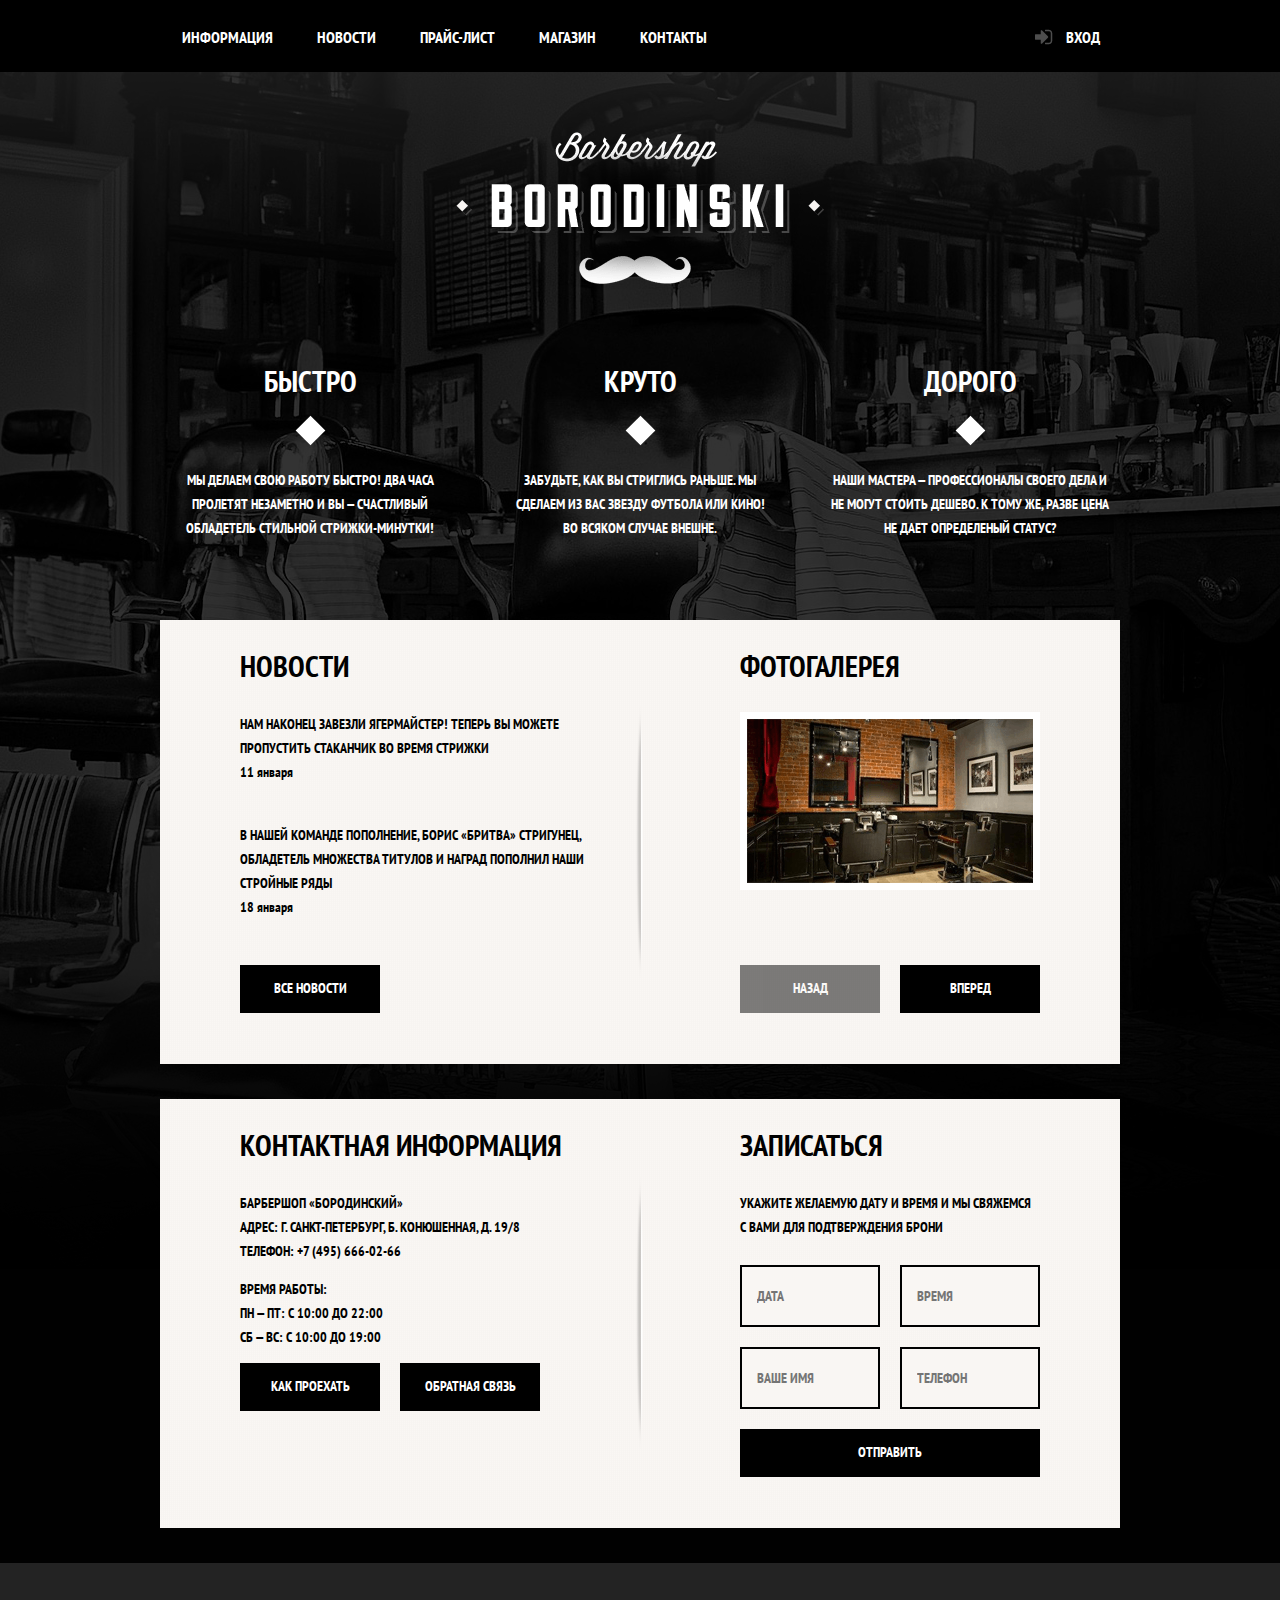
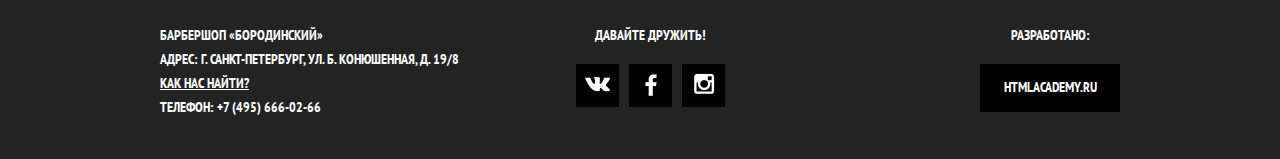
<file: index.html>
<!DOCTYPE html>
<html lang="ru">
<head>
  <meta charset="UTF-8">
  <meta name="viewport" content="width=device-width, initial-scale=1.0">
  <meta http-equiv="X-UA-Compatible" content="ie=edge">
  <link rel="stylesheet" href="css/normalize.css">
  <link href="css/style.css" rel="stylesheet">
  <link href="https://fonts.googleapis.com/css?family=PT+Sans+Narrow:400,700&amp;subset=cyrillic" rel="stylesheet">
  <title>Barbershop</title>
</head>
<body>
  <header class="main-header">
    <div class="container">
      <nav class="main-navigation">
        <ul>
          <li><a href="">Информация</a></li>
          <li><a href="">Новости</a></li>
          <li><a href="index-price.html">Прайс-лист</a></li>
          <li><a href="index-shop.html">Магазин</a></li>
          <li><a href="">Контакты</a></li>
        </ul>
      </nav>
      <div class="user-block"><a href="" class="login" title="Вход на сайт">Вход</a></div>
    </div>
  </header>

  <main class="container">
    <div class="index-logo">
      <img src="img/logo.png" alt="Барбершоп Бородинский" width="368" height="204">
    </div>
    <section class="features">
      <div class="features-item">
        <b class="features-name">Быстро</b>
        <p>МЫ ДЕЛАЕМ СВОЮ РАБОТУ БЫСТРО! ДВА ЧАСА ПРОЛЕТЯТ
          НЕЗАМЕТНО И ВЫ — СЧАСТЛИВЫЙ ОБЛАДЕТЕЛЬ СТИЛЬНОЙ
          СТРИЖКИ-МИНУТКИ!</p>
      </div>
      <div class="features-item">
        <b class="features-name">Круто</b>
        <p>ЗАБУДЬТЕ, КАК ВЫ СТРИГЛИСЬ РАНЬШЕ.
        МЫ СДЕЛАЕМ ИЗ ВАС ЗВЕЗДУ ФУТБОЛА ИЛИ КИНО!<br>
        ВО ВСЯКОМ СЛУЧАЕ ВНЕШНЕ.
        </p>
      </div>
      <div class="features-item">
        <b class="features-name">Дорого</b>
        <p>НАШИ МАСТЕРА — ПРОФЕССИОНАЛЫ СВОЕГО ДЕЛА И НЕ
          МОГУТ СТОИТЬ ДЕШЕВО. К ТОМУ ЖЕ, РАЗВЕ ЦЕНА
          НЕ ДАЕТ ОПРЕДЕЛЕНЫЙ СТАТУС?</p>
      </div>
    </section>

    <div class="index-content">
      <div class="index-content-left">
        <h2 class="index-content-title">Новости</h2>
        <ul class="news-preview">
          <li>
            <p>НАМ НАКОНЕЦ ЗАВЕЗЛИ ЯГЕРМАЙСТЕР! ТЕПЕРЬ ВЫ МОЖЕТЕ ПРОПУСТИТЬ
              СТАКАНЧИК ВО ВРЕМЯ СТРИЖКИ</p>
            <time>11 января</time>
          </li>
          <li>
            <p>В НАШЕЙ КОМАНДЕ ПОПОЛНЕНИЕ, БОРИС «БРИТВА» СТРИГУНЕЦ,
              ОБЛАДЕТЕЛЬ МНОЖЕСТВА ТИТУЛОВ И НАГРАД ПОПОЛНИЛ НАШИ СТРОЙНЫЕ РЯДЫ</p>
            <time>18 января</time>
          </li>
        </ul>
        <a href="" class="btn">Все новости</a>
      </div>
      <div class="index-content-right">
        <h2 class="index-content-title">Фотогалерея</h2>
        <div class="gallery">
          <figure class="gallery-content"><img src="img/gallery.png" alt="" width="286" height="164"></figure>
          <button class="btn gallery-prev" disabled>Назад</button>
          <button class="btn gallery-next">Вперед</button>
        </div>
      </div>
    </div>

    <div class="index-content">
      <div class="index-content-left">
        <h2 class="index-content-title">Контактная информация</h2>
        <p>БАРБЕРШОП «БОРОДИНСКИЙ»<br>
        АДРЕС: Г. САНКТ-ПЕТЕРБУРГ, Б. КОНЮШЕННАЯ, Д. 19/8<br>
        ТЕЛЕФОН: +7 (495) 666-02-66</p>
        <p>ВРЕМЯ РАБОТЫ:<br>
        ПН — ПТ: С 10:00 ДО 22:00   <br>
        СБ — ВС: С 10:00 ДО 19:00</p>
        <a href="" class="btn btn-click">Как проехать</a>
        <a href="" class="btn">Обратная связь</a>
      </div>
      <div class="index-content-right">
        <h2 class="index-content-title">Записаться</h2>
        <p>УКАЖИТЕ ЖЕЛАЕМУЮ ДАТУ И ВРЕМЯ И МЫ СВЯЖЕМСЯ<br> С ВАМИ ДЛЯ ПОДТВЕРЖДЕНИЯ БРОНИ</p>
        <form class="enter-form" action="">
          <input type="text" name="date" id="date" placeholder="Дата">
          <input type="text" name="time" id="time" placeholder="Время">
          <input type="text" name="name" id="name" placeholder="Ваше имя">
          <input type="tel" name="phone" id="phone" placeholder="Телефон">
          <button class="btn" type="submit">Отправить</button>
        </form>
      </div>
    </div>
  </main>
  <footer class="main-footer">
    <div class="container">
      <section class="footer-contacts">
        <p>БАРБЕРШОП «БОРОДИНСКИЙ»<br>
        АДРЕС: Г. САНКТ-ПЕТЕРБУРГ, УЛ. Б. КОНЮШЕННАЯ, Д. 19/8<br>
        <a href="">КАК НАС НАЙТИ?</a><br>
        ТЕЛЕФОН: +7 (495) 666-02-66</p>
      </section>
      <section class="footer-social">
        <p>Давайте дружить!</p>
        <a href="" class="social-btn social-btn-vk">Вконтакте</a>
        <a href="" class="social-btn social-btn-fb">Фейсбук</a>
        <a href="" class="social-btn social-btn-in">Инстаграм</a>
      </section>
      <section class="copyrights">
        <p>Разработано:</p>
        <a href="http://htmlacademy.ru" class="btn">HTMLACADEMY.RU</a>
      </section>
    </div>
  </footer>
  <div class="signin">
    <h2>Личный кабинет</h2>
    <form class="login-form" action="index.html" method="post">
      <label for="login">
        Введите пожалуйста свой логин и пароль
        <input id="login" type="text" name="login" placeholder="Логин">
      </label>
      <input id="password" type="password" name="password" placeholder="Пароль">
      <input id="signin-checkbox" type="checkbox" name="rememberme">
      <label for="signin-checkbox">Запомнить меня</label>
      <a href="#">Я забыл пароль!</a>
      <button class="btn" type="submit">Войти</button>
    </form>
    <button class="btn-close">Закрыть</button>
  </div>
  <div class="map">
    <iframe src="https://www.google.com/maps/embed?pb=!1m18!1m12!1m3!1d1998.5991043651609!2d30.320894615851945!3d59.93879418187622!2m3!1f0!2f0!3f0!3m2!1i1024!2i768!4f13.1!3m3!1m2!1s0x4696310fca5ba729%3A0xea9c53d4493c879f!2z0JHQvtC70YzRiNCw0Y8g0JrQvtC90Y7RiNC10L3QvdCw0Y8g0YPQuy4sIDE5LCDQodCw0L3QutGCLdCf0LXRgtC10YDQsdGD0YDQsywgMTkxMTg2!5e0!3m2!1sru!2sru!4v1535017750695" width="766" height="560" frameborder="0" style="border:0" allowfullscreen></iframe>
    <button class="close-map">Закрыть</button>
  </div>
  <script src="js/script.js"></script>
</body>
</html>
</file>
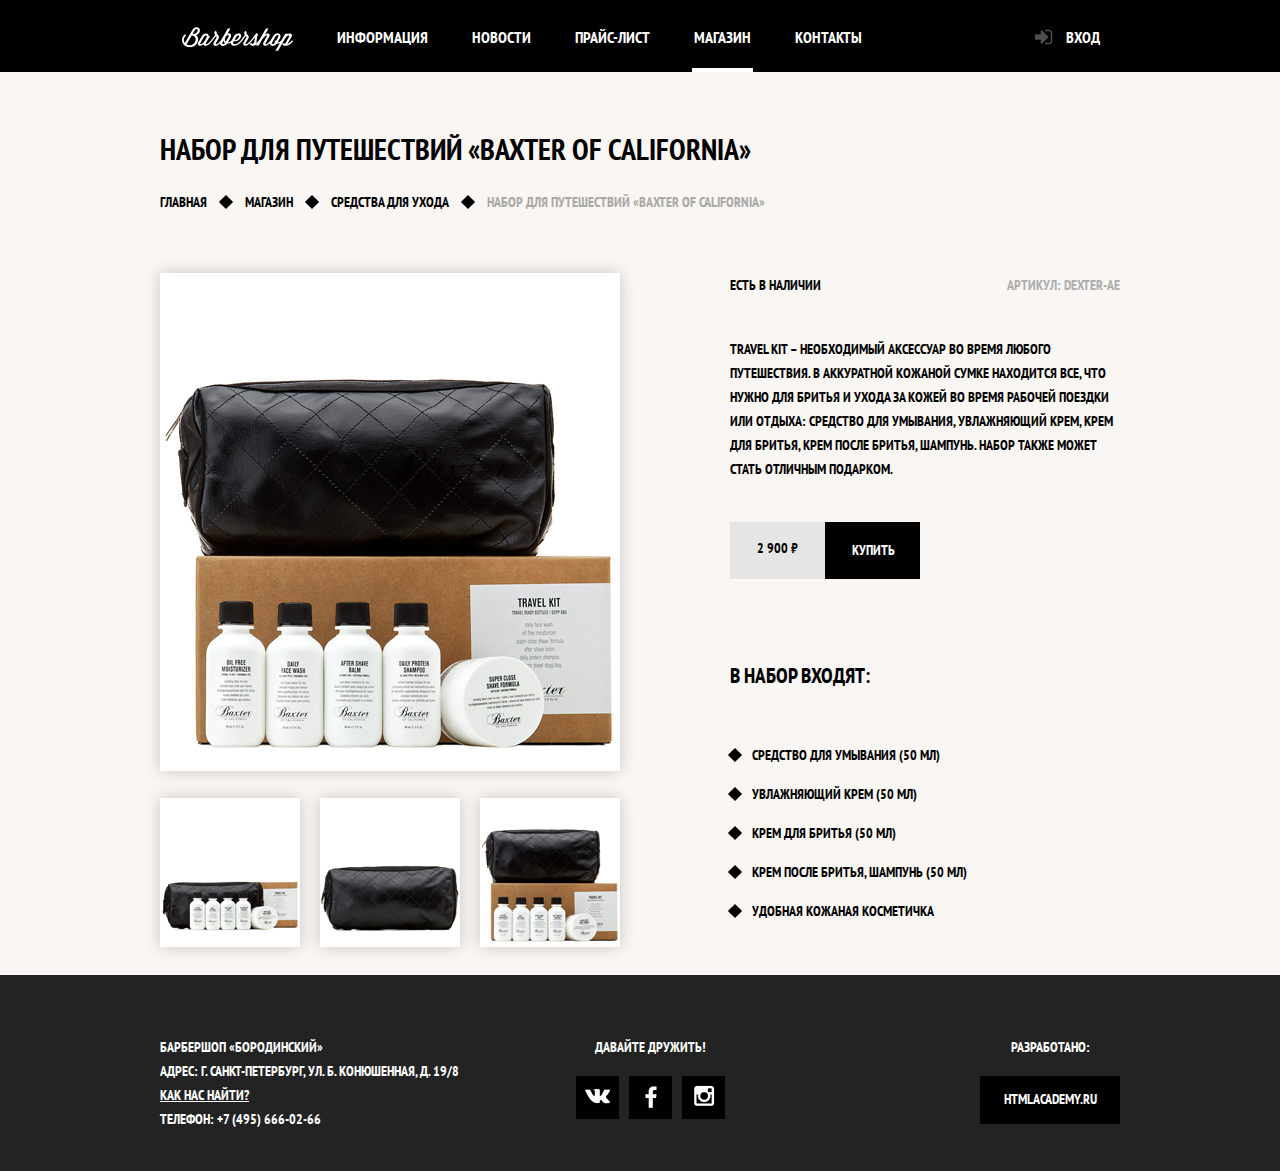
<file: index-item.html>
<!DOCTYPE html>
<html lang="ru">
<head>
  <meta charset="UTF-8">
  <meta name="viewport" content="width=device-width, initial-scale=1.0">
  <meta http-equiv="X-UA-Compatible" content="ie=edge">
  <link rel="stylesheet" href="css/normalize.css">
  <link href="css/style.css" rel="stylesheet">
  <link href="https://fonts.googleapis.com/css?family=PT+Sans+Narrow:400,700&amp;subset=cyrillic" rel="stylesheet">
  <title>Barbershop</title>
</head>
<body class="index-price-bg">
  <header class="main-header main-header-price">
    <div class="container">
      <nav class="main-navigation">
        <ul>
          <li><a href="index.html"><img src="img/logo-name.png" width="111" height="24" alt="Barbershop"></a></li>
          <li><a href="">Информация</a></li>
          <li><a href="">Новости</a></li>
          <li><a href="index-price.html">Прайс-лист</a></li>
          <li><a class="active-page" href="index-shop.html">Магазин</a></li>
          <li><a href="">Контакты</a></li>
        </ul>
      </nav>
      <div class="user-block"><a href="" class="login" title="Вход на сайт">Вход</a></div>
    </div>
  </header>
  <main class="content-price content-item">
    <div class="container">
      <div class="breadcrumbs">
        <h1 class="name-page">набор для путешествий «Baxter of California»</h1>
        <ul class="breadcrumbs-links">
          <li><a href="index.html">ГЛАВНАЯ</a></li>
          <li><a href="">МАГАЗИН</a></li>
          <li><a href="index.html">СРЕДСТВА ДЛЯ УХОДА</a></li>
          <li><a href="" class="active">набор для путешествий «Baxter of California»</a></li>
        </ul>
      </div>
      <div class="wrapper-contents">
        <div class="images">
          <img src="img/TravelKit.png" alt="" width="460" height="498">
          <img src="img/TravelKit-1.png" alt="" width="140" height="149">
          <img src="img/TravelKit-2.png" alt="" width="140" height="149">
          <img src="img/TravelKit-3.png" alt="" width="140" height="149">
        </div>
        <div class="product">
          <div class="tech-info">
            <span class="available">есть в наличии</span>
            <span class="vendor-code">Артикул: dexter-ae</span>
          </div>
          <div class="product-desc">Travel Kit – необходимый аксессуар во время любого путешествия. В аккуратной кожаной сумке находится все, что нужно для бритья и ухода за кожей во время рабочей поездки или отдыха: средство для умывания, увлажняющий крем, крем для бритья, крем после бритья, шампунь. Набор также может стать отличным подарком.</div>
          <div class="buy">
            <span class="price">2 900 ₽</span>
            <a href="" class="btn-buy">КУПИТЬ</a>
          </div>
          <div class="composition">
            <div class="arsenal">
              <h2>В набор входят:</h2>
              <ul class="arsenal-list">
                <li>Средство для умывания (50 мл)</li>
                <li>Увлажняющий крем (50 мл)</li>
                <li>Крем для бритья (50 мл)</li>
                <li>Крем после бритья, шампунь (50 мл)</li>
                <li>Удобная кожаная косметичка</li>
              </ul>
            </div>
          </div>
        </div>
      </div>
    </div>
  </main>
  <footer class="main-footer">
    <div class="container">
      <section class="footer-contacts">
        <p>БАРБЕРШОП «БОРОДИНСКИЙ»<br>
        АДРЕС: Г. САНКТ-ПЕТЕРБУРГ, УЛ. Б. КОНЮШЕННАЯ, Д. 19/8<br>
        <a href="">КАК НАС НАЙТИ?</a><br>
        ТЕЛЕФОН: +7 (495) 666-02-66</p>
      </section>
      <section class="footer-social">
        <p>Давайте дружить!</p>
        <a href="" class="social-btn social-btn-vk">Вконтакте</a>
        <a href="" class="social-btn social-btn-fb">Фейсбук</a>
        <a href="" class="social-btn social-btn-in">Инстаграм</a>
      </section>
      <section class="copyrights">
        <p>Разработано:</p>
        <a href="http://htmlacademy.ru" class="btn">HTMLACADEMY.RU</a>
      </section>
    </div>
  </footer>
  <div class="signin">
    <h2>Личный кабинет</h2>
    <form class="login-form" action="index.html" method="post">
      <label for="login">
        Введите пожалуйста свой логин и пароль
        <input id="login" type="text" name="login" placeholder="Логин">
      </label>
      <input id="password" type="password" name="password" placeholder="Пароль">
      <input id="signin-checkbox" type="checkbox" name="rememberme">
      <label for="signin-checkbox">Запомнить меня</label>
      <a href="#">Я забыл пароль!</a>
      <button class="btn" type="submit">Войти</button>
    </form>
    <button class="btn-close">Закрыть</button>
  </div>
  <div class="map">
    <iframe src="https://www.google.com/maps/embed?pb=!1m18!1m12!1m3!1d1998.5991043651609!2d30.320894615851945!3d59.93879418187622!2m3!1f0!2f0!3f0!3m2!1i1024!2i768!4f13.1!3m3!1m2!1s0x4696310fca5ba729%3A0xea9c53d4493c879f!2z0JHQvtC70YzRiNCw0Y8g0JrQvtC90Y7RiNC10L3QvdCw0Y8g0YPQuy4sIDE5LCDQodCw0L3QutGCLdCf0LXRgtC10YDQsdGD0YDQsywgMTkxMTg2!5e0!3m2!1sru!2sru!4v1535017750695" width="766" height="560" frameborder="0" style="border:0" allowfullscreen></iframe>
    <button class="close-map">Закрыть</button>
  </div>
  <script src="js/script.js"></script>
</body>
</html>
</file>
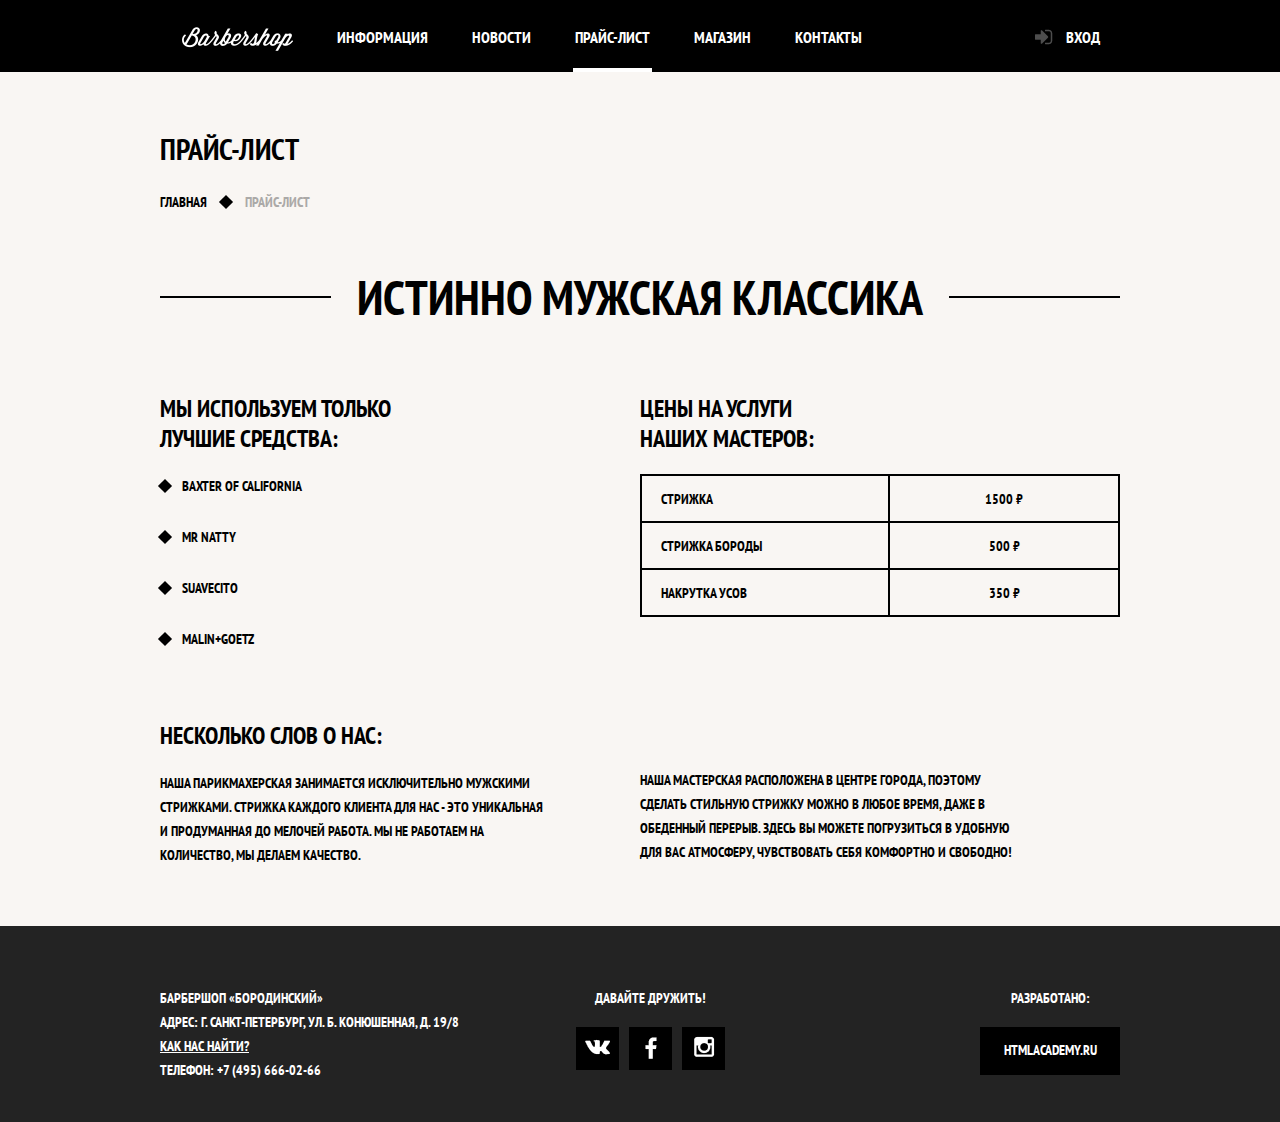
<file: index-price.html>
<!DOCTYPE html>
<html lang="ru">
<head>
  <meta charset="UTF-8">
  <meta name="viewport" content="width=device-width, initial-scale=1.0">
  <meta http-equiv="X-UA-Compatible" content="ie=edge">
  <link rel="stylesheet" href="css/normalize.css">
  <link href="css/style.css" rel="stylesheet">
  <link href="https://fonts.googleapis.com/css?family=PT+Sans+Narrow:400,700&amp;subset=cyrillic" rel="stylesheet">
  <title>Barbershop</title>
</head>
<body class="index-price-bg">
  <header class="main-header main-header-price">
    <div class="container">
      <nav class="main-navigation">
        <ul>
          <li><a href="index.html"><img src="img/logo-name.png" width="111" height="24" alt="Barbershop"></a></li>
          <li><a href="">Информация</a></li>
          <li><a href="">Новости</a></li>
          <li><a class="active-page" href="index-price.html">Прайс-лист</a></li>
          <li><a href="index-item.html">Магазин</a></li>
          <li><a href="">Контакты</a></li>
        </ul>
      </nav>
      <div class="user-block"><a href="" class="login" title="Вход на сайт">Вход</a></div>
    </div>
  </header>
  <main class="content-price">
    <div class="container">
      <div class="breadcrumbs">
        <h1 class="name-page">ПРАЙС-ЛИСТ</h1>
        <ul class="breadcrumbs-links">
          <li><a href="index.html">ГЛАВНАЯ</a></li>
          <li><a href="" class="active">ПРАЙС-ЛИСТ</a></li>
        </ul>
      </div>
      <div class="content">
        <div class="tagline">
          <span class="tag">ИСТИННО МУЖСКАЯ КЛАССИКА</span>
        </div>
        <div class="arsenal">
          <h2>МЫ ИСПОЛЬЗУЕМ ТОЛЬКО<br> ЛУЧШИЕ СРЕДСТВА:</h2>
          <ul class="arsenal-list">
            <li>Baxter of California</li>
            <li>Mr Natty</li>
            <li>Suavecito</li>
            <li>Malin+Goetz</li>
          </ul>
        </div>
        <div class="price">
          <h2>ЦЕНЫ НА УСЛУГИ<br> НАШИХ МАСТЕРОВ:</h2>
          <table>
            <tr>
              <td>СТРИЖКА</td>
              <td>1500 ₽</td>
            </tr>
            <tr>
              <td>СТРИЖКА БОРОДЫ</td>
              <td>500 ₽</td>
            </tr>
            <tr>
              <td>НАКРУТКА УСОВ</td>
              <td>350 ₽</td>
            </tr>
          </table>
        </div>
        <div class="description-us">
          <h2>НЕСКОЛЬКО СЛОВ О НАС:</h2>
          <p>Наша парикмахерская занимается исключительно мужскими стрижками. Стрижка каждого клиента для нас - это уникальная и продуманная до мелочей работа. Мы не работаем на количество, мы делаем качество.</p>
        </div>
        <div class="description-us description-us-second">
          <p>Наша мастерская расположена в центре города, поэтому сделать стильную стрижку можно в любое время, даже в обеденный перерыв. Здесь вы можете погрузиться в удобную для вас атмосферу, чувствовать себя комфортно и свободно!</p>
        </div>
      </div>
    </div>
  </main>
  <footer class="main-footer">
    <div class="container">
      <section class="footer-contacts">
        <p>БАРБЕРШОП «БОРОДИНСКИЙ»<br>
        АДРЕС: Г. САНКТ-ПЕТЕРБУРГ, УЛ. Б. КОНЮШЕННАЯ, Д. 19/8<br>
        <a href="">КАК НАС НАЙТИ?</a><br>
        ТЕЛЕФОН: +7 (495) 666-02-66</p>
      </section>
      <section class="footer-social">
        <p>Давайте дружить!</p>
        <a href="" class="social-btn social-btn-vk">Вконтакте</a>
        <a href="" class="social-btn social-btn-fb">Фейсбук</a>
        <a href="" class="social-btn social-btn-in">Инстаграм</a>
      </section>
      <section class="copyrights">
        <p>Разработано:</p>
        <a href="http://htmlacademy.ru" class="btn">HTMLACADEMY.RU</a>
      </section>
    </div>
  </footer>
  <div class="signin">
    <h2>Личный кабинет</h2>
    <form class="login-form" action="index.html" method="post">
      <label for="login">
        Введите пожалуйста свой логин и пароль
        <input id="login" type="text" name="login" placeholder="Логин">
      </label>
      <input id="password" type="password" name="password" placeholder="Пароль">
      <input id="signin-checkbox" type="checkbox" name="rememberme">
      <label for="signin-checkbox">Запомнить меня</label>
      <a href="#">Я забыл пароль!</a>
      <button class="btn" type="submit">Войти</button>
    </form>
    <button class="btn-close">Закрыть</button>
  </div>
  <div class="map">
    <iframe src="https://www.google.com/maps/embed?pb=!1m18!1m12!1m3!1d1998.5991043651609!2d30.320894615851945!3d59.93879418187622!2m3!1f0!2f0!3f0!3m2!1i1024!2i768!4f13.1!3m3!1m2!1s0x4696310fca5ba729%3A0xea9c53d4493c879f!2z0JHQvtC70YzRiNCw0Y8g0JrQvtC90Y7RiNC10L3QvdCw0Y8g0YPQuy4sIDE5LCDQodCw0L3QutGCLdCf0LXRgtC10YDQsdGD0YDQsywgMTkxMTg2!5e0!3m2!1sru!2sru!4v1535017750695" width="766" height="560" frameborder="0" style="border:0" allowfullscreen></iframe>
    <button class="close-map">Закрыть</button>
  </div>
  <script src="js/script.js"></script>
</body>
</html>
</file>
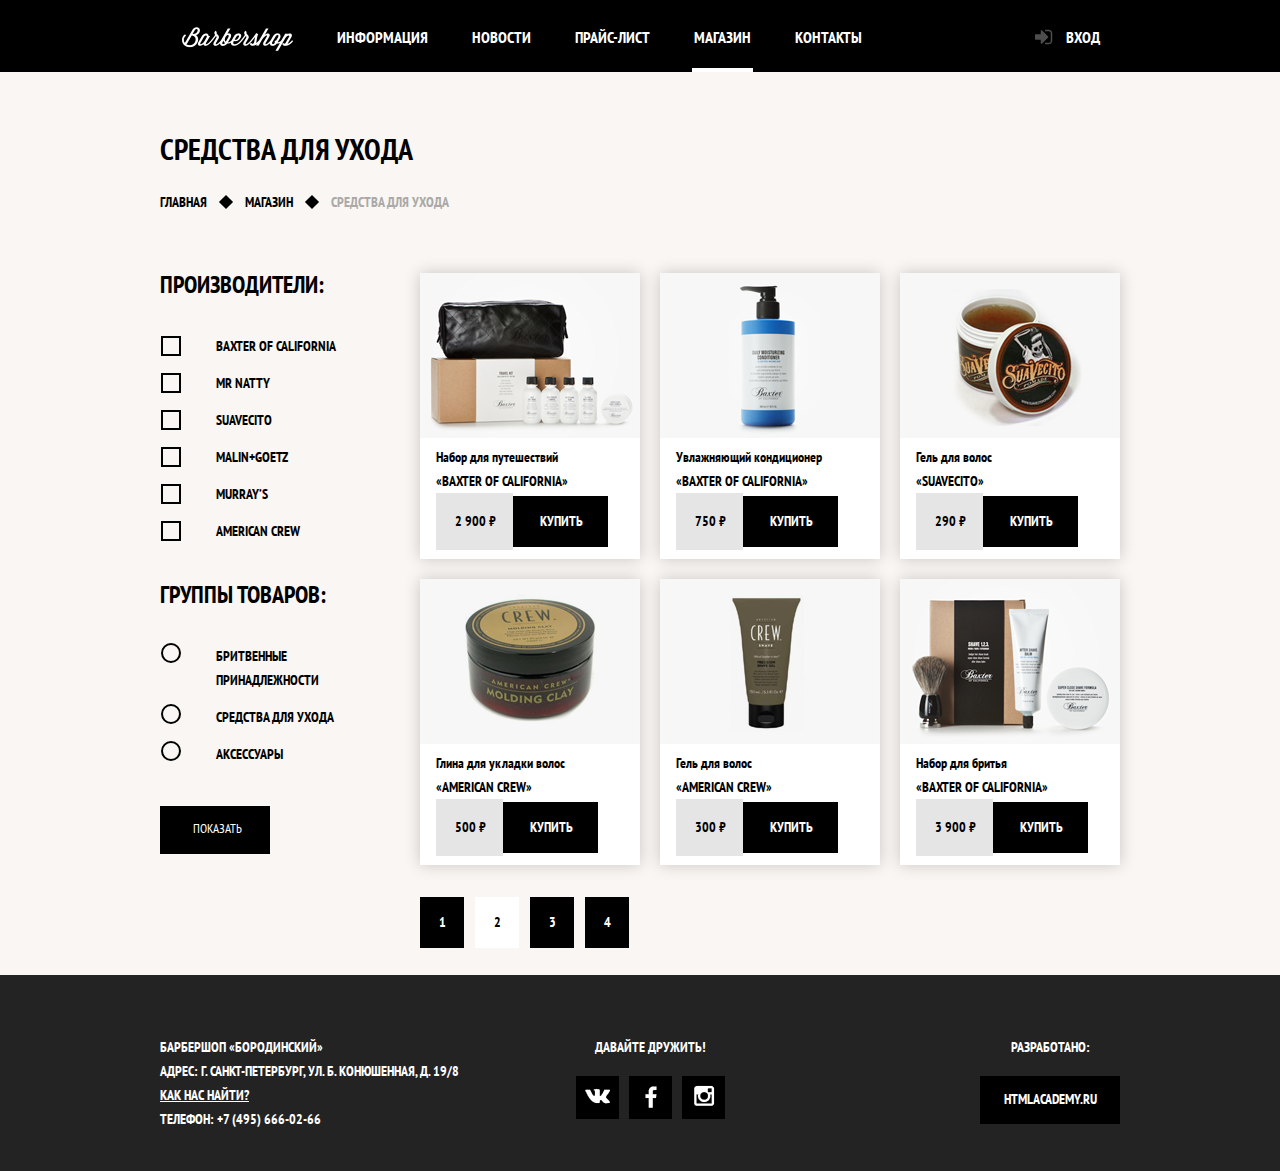
<file: index-shop.html>
<!DOCTYPE html>
<html lang="ru">
<head>
  <meta charset="UTF-8">
  <meta name="viewport" content="width=device-width, initial-scale=1.0">
  <meta http-equiv="X-UA-Compatible" content="ie=edge">
  <link rel="stylesheet" href="css/normalize.css">
  <link href="css/style.css" rel="stylesheet">
  <link href="https://fonts.googleapis.com/css?family=PT+Sans+Narrow:400,700&amp;subset=cyrillic" rel="stylesheet">
  <title>Barbershop</title>
</head>
<body class="index-price-bg">
  <header class="main-header main-header-price">
    <div class="container">
      <nav class="main-navigation">
        <ul>
          <li><a class="logo" href="index.html"><img src="img/logo-name.png" width="111" height="24" alt="Barbershop"></a></li>
          <li><a href="">Информация</a></li>
          <li><a href="">Новости</a></li>
          <li><a href="index-price.html">Прайс-лист</a></li>
          <li><a class="active-page" href="">Магазин</a></li>
          <li><a href="">Контакты</a></li>
        </ul>
      </nav>
      <div class="user-block"><a href="" class="login" title="Вход на сайт">Вход</a></div>
    </div>
  </header>
  <main class="content-price content-item">
    <div class="container">
      <div class="breadcrumbs">
        <h1 class="name-page">СРЕДСТВА ДЛЯ УХОДА</h1>
        <ul class="breadcrumbs-links">
          <li><a href="index.html">ГЛАВНАЯ</a></li>
          <li><a href="">МАГАЗИН</a></li>
          <li><a  class="active" href="index.html">СРЕДСТВА ДЛЯ УХОДА</a></li>
        </ul>
      </div>
      <div class="wrapper-contents">
        <div class="sorting">
          <form class="manufacturers" id="manufacturers" name="manufacturers" action="" method="GET">
            <span class="form-name">ПРОИЗВОДИТЕЛИ:</span>
            <ul class="form-list">
              <li><input id="baxter" type="checkbox"><label for="baxter"><span class="checkbox"></span>Baxter of California</label></li>
              <li><input id="natty" type="checkbox"><label for="natty">Mr Natty</label></li>
              <li><input id="suavecito" type="checkbox"><label for="suavecito">Suavecito</label></li>
              <li><input id="malingoetz" type="checkbox"><label for="malingoetz">Malin+Goetz</label></li>
              <li><input id="murray" type="checkbox"><label for="murray">Murray’s</label></li>
              <li><input id="americancrew" type="checkbox"><label for="americancrew">American Crew</label></li>
            </ul>
          </form>
          <form class="product-group" id="product-group" name="product-group" action="">
            <span class="form-name">ГРУППЫ ТОВАРОВ:</span>
            <ul class="form-list">
              <li><input id="accesories" name="product-group" type="radio"><label for="accesories">Бритвенные<br> принадлежности</label></li>
              <li><input id="facilities" name="product-group" type="radio"><label for="facilities">Средства для ухода</label></li>
              <li><input id="materials" name="product-group" type="radio"><label for="materials">Аксессуары</label></li>
            </ul>
          </form>
          <button class="btn-sorting">Показать</button>
        </div>
        <div class="goods">
          <div class="goods-item">
            <img width="220" height="165" src="img/catalog-item1.png" alt="">
            <div class="item-description">
              <span class="item-name">Набор для путешествий<br> «BAXTER OF CALIFORNIA»</span>
              <div class="buy">
                <div class="price"><span class="price-center"> 2 900 ₽</span></div><a href="" class="btn-buy">КУПИТЬ</a>
              </div>
            </div>
          </div>
          <div class="goods-item">
            <img width="220" height="165" src="img/catalog-item2.png" alt="">
            <div class="item-description">
              <span class="item-name">Увлажняющий кондиционер<br> «BAXTER OF CALIFORNIA»</span>
              <div class="buy"><span class="price">750 ₽</span><a href="" class="btn-buy">КУПИТЬ</a></div>
            </div>
          </div>
          <div class="goods-item">
            <img width="220" height="165" src="img/catalog-item3.png" alt="">
            <div class="item-description">
              <span class="item-name">Гель для волос<br>
«SUAVECITO»</span>
              <div class="buy"><span class="price">290 ₽</span><a href="" class="btn-buy">КУПИТЬ</a></div>
            </div>
          </div>
          <div class="goods-item">
            <img width="220" height="165" src="img/catalog-item4.png" alt="">
            <div class="item-description">
              <span class="item-name">Глина для укладки волос <br>
«AMERICAN CREW»</span>
            <div class="buy">
              <span class="price">500 ₽</span><a href="" class="btn-buy">КУПИТЬ</a>
            </div>
            </div>
          </div>
          <div class="goods-item">
            <img width="220" height="165" src="img/catalog-item5.png" alt="">
            <div class="item-description">
              <span class="item-name">Гель для волос<br>
«AMERICAN CREW»</span>
              <div class="buy"><span class="price">300 ₽</span><a href="" class="btn-buy">КУПИТЬ</a></div>
            </div>
          </div>
          <div class="goods-item">
            <img width="220" height="165" src="img/catalog-item6.png" alt="">
            <div class="item-description">
              <span class="item-name">Набор для бритья<br>
«BAXTER OF CALIFORNIA»</span>
              <div class="buy"><span class="price">3 900 ₽</span><a href="" class="btn-buy">КУПИТЬ</a></div>
            </div>
          </div>
          <div class="pagination">
            <ul class="pagination-list">
              <li class="page-number"><a href="">1</a></li>
              <li class="page-number"><a class="current-page">2</a></li>
              <li class="page-number"><a href="">3</a></li>
              <li class="page-number"><a href="">4</a></li>
            </ul>
          </div>
        </div>
      </div>
    </div>
  </main>
  <footer class="main-footer">
    <div class="container">
      <section class="footer-contacts">
        <p>БАРБЕРШОП «БОРОДИНСКИЙ»<br>
        АДРЕС: Г. САНКТ-ПЕТЕРБУРГ, УЛ. Б. КОНЮШЕННАЯ, Д. 19/8<br>
        <a href="">КАК НАС НАЙТИ?</a><br>
        ТЕЛЕФОН: +7 (495) 666-02-66</p>
      </section>
      <section class="footer-social">
        <p>Давайте дружить!</p>
        <a href="" class="social-btn social-btn-vk">Вконтакте</a>
        <a href="" class="social-btn social-btn-fb">Фейсбук</a>
        <a href="" class="social-btn social-btn-in">Инстаграм</a>
      </section>
      <section class="copyrights">
        <p>Разработано:</p>
        <a href="http://htmlacademy.ru" class="btn">HTMLACADEMY.RU</a>
      </section>
    </div>
  </footer>
  <div class="signin">
    <h2>Личный кабинет</h2>
    <form class="login-form" action="index.html" method="post">
      <label for="login">
        Введите пожалуйста свой логин и пароль
        <input id="login" type="text" name="login" placeholder="Логин">
      </label>
      <input id="password" type="password" name="password" placeholder="Пароль">
      <input id="signin-checkbox" type="checkbox" name="rememberme">
      <label for="signin-checkbox">Запомнить меня</label>
      <a href="#">Я забыл пароль!</a>
      <button class="btn" type="submit">Войти</button>
    </form>
    <button class="btn-close">Закрыть</button>
  </div>
  <div class="map">
    <iframe src="https://www.google.com/maps/embed?pb=!1m18!1m12!1m3!1d1998.5991043651609!2d30.320894615851945!3d59.93879418187622!2m3!1f0!2f0!3f0!3m2!1i1024!2i768!4f13.1!3m3!1m2!1s0x4696310fca5ba729%3A0xea9c53d4493c879f!2z0JHQvtC70YzRiNCw0Y8g0JrQvtC90Y7RiNC10L3QvdCw0Y8g0YPQuy4sIDE5LCDQodCw0L3QutGCLdCf0LXRgtC10YDQsdGD0YDQsywgMTkxMTg2!5e0!3m2!1sru!2sru!4v1535017750695" width="766" height="560" frameborder="0" style="border:0" allowfullscreen></iframe>
    <button class="close-map">Закрыть</button>
  </div>
  <script src="js/script.js"></script>
</body>
</html>
</file>
<file: css/style.css>
body {
  background: #070707 url("../img/tint.png") no-repeat center top;
  color: #ffffff;
  margin: 0;
  padding: 0;
  line-height: 24px;
  min-width: 960px;
  font-family: 'PT Sans Narrow', sans-serif;
  font-weight: 700;
  font-size: 14px;
  text-transform: uppercase;
}
.main-header .container {
  display: flex;
  justify-content: space-between;
}
.main-header {
  background-color: #000000;
  margin-bottom: 60px;
}
.container {
  margin-left: auto;
  margin-right: auto;
  padding: 0 10px;
  width: 960px;
}
.main-navigation {
  width: 811px;
  height: 72px;
}
.main-navigation ul {
  font-size: 0;
  list-style: none;
  margin: 0;
  padding: 0;
}
.main-navigation li {
  display: inline-block;
  font-size: 16px;
  line-height: 20px;
  vertical-align: top;
}
.main-navigation a {
  display: block;
  padding: 27px 22px 25px 22px;
  text-decoration: none;
  color: #ffffff;
}
.main-navigation a.logo {
  padding: 27px 22px 25px 22px;
}
.main-navigation a:hover {
  background-color: #242424;
}
.user-block {
  max-width: 140px;
}
.login {
  color: #ffffff;
  display: inline-block;
  font-size: 16px;
  line-height: 20px;
  padding: 27px 20px 25px 53px;
  position: relative;
  text-decoration: none;
  vertical-align: top;
}
.login:hover {
  background-color: #242424;
}
.login:before {
  background-image: url("../img/sprites.png");
  background-position: -15px -219px;
  content: "";
  height: 22px;
  left: 22px;
  opacity: 0.3;
  position: absolute;
  top: 27px;
  width: 18px;
}
.login:hover:before {
  opacity: 1;
}
.index-logo {
  height: 204px;
  margin: 0 auto 24px;
  width: 368px;
}
.features {
  display: flex;
  justify-content: space-between;
  margin-bottom: 80px;
}
.features-item {
  text-align: center;
  width: 300px;
}
.features-item p {
  margin: 27px 11px 0;
}
.features-name {
  display: block;
  font-size: 30px;
  line-height: 42px;
  padding-bottom: 39px;
  position: relative;
}
.features-name:after {
  bottom: 0px;
  background: #ffffff;
  content: "";
  display: block;
  height: 21px;
  left: 140px;
  position: absolute;
  transform: rotate(45deg);
  width: 21px;
}
.index-content {
  background:
  url("../img/line.png") no-repeat center,
  url("../img/index-background.png") repeat;
  color: #000000;
  display: flex;
  justify-content: space-between;
  margin-bottom: 35px;
}
.index-content-title {
  font-size: 30px;
  line-height: 42px;
}
.index-content-left {
  margin-left: 80px;
  margin-bottom: 51px;
  width: 380px;
}
.index-content-right {
  margin-right: 80px;
  margin-bottom: 51px;
  width: 300px;
}
.index-content-right .index-content-title {
  font-size: 30px;
  line-height: 42px;
  margin-bottom: 25px;
}
.news-preview {
  list-style: none;
  padding: 0;
  padding-right: 31px;
  margin: 0;
}
.news-preview li {
  font: inherit;
  line-height: inherit;
  padding: 0;
  padding-bottom: 25px;
}
.news-preview li:last-child {
  margin-bottom: 21px;
}
.news-preview p {
  margin-bottom: 0;
}
.news-preview time {
  text-transform: lowercase;
}
.gallery-content {
  padding: 0;
  padding-bottom: 38px;
  margin: 0;
  margin-bottom: 30px;
}
.gallery-content img {
  border: 7px solid #ffffff;
  height: 164px;
  width: 286;
}
.gallery .btn:last-child {
  margin-right: 0px;
}
.enter-form {
  padding-top: 12px;
}
.enter-form input {
  border: 2px solid #000101;
  background: #f9f6f3;
  color: #000000;
  float: left;
  font: inherit;
  line-height: inherit;
  margin-right: 20px;
  margin-bottom: 20px;
  height: 40px;
  padding: 9px 15px;
  text-transform: uppercase;
  width: 106px;
}
.enter-form input:focus {
  border: 2px solid #663d15;
}
.enter-form input:nth-child(2n) {
  margin-right: 0;
}
.enter-form .btn {
  clear: both;
  width: 100%;
}
.btn {
  background: #000000;
  border: none;
  color: #ffffff;
  cursor: pointer;
  display: inline-block;
  font: inherit;
  margin-right: 17px;
  line-height: 24px;
  padding-top: 11px;
  padding-bottom: 13px;
  text-align: center;
  text-decoration: none;
  text-transform: uppercase;
  vertical-align: top;
  width: 140px;
}
.btn:hover,
.btn:active {
  background-color: #663d15;
}
.btn.disabled,
.btn:disabled {
  cursor: default;
  opacity: 0.5;
}
.btn.disabled:hover,
.btn:disabled:hover {
  background-color: #000000;
}
.main-footer .container {
  display: flex;
  justify-content: space-between;
}
.main-footer {
  background: #232323;
  color: #ffffff;
  min-height: 90px;
}
.footer-contacts {
  margin-top: 60px;
  margin-right: 80px;
  width: 320px;
}
.footer-contacts a {
  color: #ffffff;
}
.footer-contacts a:hover {
  text-decoration: none;
}
.footer-contacts p {
  margin: 0;
  padding-bottom: 40px;
}
.footer-social {
  font-size: 0;
  margin-top: 60px;
  margin-right: 240px;
  text-align: center;
  width: 160px;
}
.footer-social p {
  font-size: 14px;
  margin: 0;
  padding-bottom: 17px;
}
.footer-social a {
  font-size: 0px;
}
.social-btn {
  background: #000000 url("../img/sprites.png") no-repeat center;
  display: inline-block;
  font-size: 0;
  height: 43px;
  margin: 0 5px;
  transition-duration: 0.5s;
  vertical-align: top;
  width: 43px;
}
.social-btn-vk {
  background-position: -6px -255px;
}
.social-btn-fb {
  background-position: 1px -5px;
}
.social-btn-in {
  background-position: -3px -110px;
}
.social-btn:hover {
  transition-duration: 0.5s;
  background-color: #ffffff;
}
.social-btn-vk:hover {
  background-position: -6px -301px;
}
.social-btn-fb:hover {
  background-position: 1px -57px;
}
.social-btn-in:hover {
  background-position: -3px -160px;
}
.copyrights {
  margin-top: 60px;
  padding-right: 0;
  text-align: center;
  min-width: 140px;
}
.copyrights p {
  margin: 0;
  padding-bottom: 17px;
}
.copyrights .btn {
  margin-right: 0;
}
.copyrights .btn:hover {
  color: #000000;
  background: #ffffff;
}
.signin {
  color: black;
  display: none;
  position: fixed;
  top: 120px;
  left: 50%;
  box-sizing: border-box;
  box-shadow: 0 30px 50px rgba(0, 0, 0, 0.7);
  padding: 50px 80px 58px;
  width: 460px;
  height: 385px;
  background: url("../img/index-background.png");
  margin-bottom: 100px;
  margin-left: -230px;
  z-index:300;
}
.signin-view {
  display: block;
  animation-name: animate;
  animation-duration: 0.6s;
}
@keyframes animate {
	0% {transform: translateY(-500px);}
	75% {transform: translateY(30px);}
	90% {transform: translateY(-30px);}
	100% {transform: translateY(0px);}
}
.signin h2 {
  font-size: 30px;
  margin-top: 0;
}
input#login,
input#password {
  border: 2px solid #000101;
  background: #f9f6f3;
  box-sizing: border-box;
  color: #000000;
  font: inherit;
  padding: 9px 15px;
  text-transform: uppercase;
  width: 100%;
  height: 43px;
}
input#login {
  margin-top: 14px;
  margin-bottom: 10px;
}
input#password {
  margin-bottom: 15px;
}
.signin#checkbox {
  float: left;
}
.signin a {
  color: black;
  font: inherit;
  float: right;
}
.signin button {
  margin-top: 18px;
  width: 100%;
}
.map {
	display: none;
  border: 7px solid white;
  box-shadow: 0 0 36px black;
  position: fixed;
  top: 10%;
  left: 20.4%;
  height: 560px;
  width: 766px;
}
.map-view {
	display: block;
}
.signin .btn-close,
.map .close-map {
  cursor: pointer;
  font-size: 0;
  border: 0;
  width: 23px;
  height: 23px;
  top: 0px;
  right: -35px;
  position: absolute;
  background-color: transparent;
}
.signin .btn-close::before,
.signin .btn-close::after,
.map .close-map::before,
.map .close-map::after {
  position: absolute;
  top: 0;
  left: 9px;
  content: "";
  width: 5px;
  height: 23px;
  background-color:#d0d0d0;
}
.signin .btn-close::before,
.map .close-map::before {
  transform: rotate(45deg);
}
.signin .btn-close::after,
.map .close-map::after {
  transform: rotate(-45deg);
}

/* start code for index-price.html */

.index-price-bg {
  background-image: none;
}
.main-header-price {
  margin-bottom: 0;
}
.main-navigation .active-page {
  position: relative;
}
.main-navigation .active-page:after {
  position: absolute;
  bottom: 0;
  right: 20px;
  left: 20px;
  background-color: #ffffff;
  content: "";
  height: 4px;
}
.content-price {
  background-color: #f9f6f3;
  color: #000000;
  height: 798px;
  padding-top: 56px;
}
.content-price .breadcrumbs {
  padding-bottom: 59px;
}
.breadcrumbs .name-page {
  margin-top: 0;
  font-size: 30px;
  line-height: 42px;
}
.breadcrumbs-links {
  display: flex;
  margin: 0;
  padding: 0;
  list-style: none;
}
.breadcrumbs-links li {
  margin-right: 14px;
}
.breadcrumbs-links li::after {
  background-color: #000000;
  display: inline-block;
  content: "";
  width: 10px;
  height: 10px;
  transform: rotate(-45deg);
  margin-left: 14px;
}
.breadcrumbs-links li:last-child::after {
 display: none;
}
.breadcrumbs-links a {
  text-transform: uppercase;
  text-decoration: none;
  color: #000000;
}
.breadcrumbs-links a.active {
  color: #aba9a7;
}
.content {
  display: flex;
  justify-content: flex-start;
  flex-wrap: wrap;
}
.content .tagline {
  text-align: center;
  display: flex;
  align-items: center;
  flex-grow: 2;
}
.content .tagline::before,
.content .tagline::after {
  width: 50px;
  height: 2px;
  content: "";
  background: #000000;
  flex-grow: 1;
}
.tagline .tag {
  font-size: 48px;
  line-height: 48px;
  padding-left: 26px;
  padding-right: 26px;
}
.content .arsenal,
.content .price {
  margin-top: 73px;
  padding-bottom: 43px;
  width: 460px;
  flex-grow: 1;
}
.content h2 {
  font-size: 24px;
  line-height: 30px;
  margin-top: 0;
}
.arsenal .arsenal-list {
  margin: 0;
  padding: 0;
  list-style: none;
}
.arsenal-list li {
  padding-bottom: 27px;
}
.arsenal-list li::before {
  width: 10px;
  height: 10px;
  transform: rotate(-45deg);
  content: "";
  display: inline-block;
  background-color: #000000;
  margin-right: 12px;
}
.price table {
  border-collapse: collapse;
}
.price td {
  border: 2px solid #000101;
  height: 43px;
  width: 229px;
  text-align: center;
}
.price td:first-child {
  text-align: left;
  padding-left: 19px;
}
.content .description-us {
  width: 385px;
  margin-right: 95px;
}
.content .description-us-second {
  margin-top: 33px;
}

/* end code for index-price.html (lead time 4 hours 40 minutes) */

/* start code for index-item.html */

.content-item {
  min-height: 798px;
  padding-bottom: 49px;
}
.wrapper-contents {
  display: flex;
  justify-content: space-between;
  padding-bottom: 50px;
}
.images {
  width: 460px;
  min-height: 670px;
}
.images img {
  width: 140px;
  height: 149px;
  box-shadow: 0 0 15px rgba(0, 1, 1, 0.2);
  margin-right: 17px;
}
.images img:first-child {
  width: 460px;
  height: 498px;
  margin-bottom: 20px;
  margin-right: 0;
}
.images img:last-child {
  margin-right: 0px;
}
.product {
  text-transform: uppercase;
  width: 390px;
}
.product .tech-info {
  display: flex;
  justify-content: space-between;
  padding-bottom: 40px;
}
.tech-info .vendor-code {
  color: #aeaeae;
}
.product .product-desc {
  padding-bottom: 41px;
}
.product .buy {
  display: flex;
  justify-content: flex-start;
  padding-bottom: 67px;
}
.buy .price {
  display: inline-block;
  padding: 14px 27px;
  background-color: #e5e5e5;
}
.buy .btn-buy {
  color: #ffffff;
  padding: 17px;
  background-color: #000000;
  text-decoration: none;
}
.composition h2 {
  padding-bottom: 38px;
}
.composition li {
  padding-bottom: 15px;
}

/* end code for index-item.html (lead time 1 hours 30 minutes) */

/* start code for index-shop.html */

.sorting {
  width: 220px;
  min-height: 680px;
}
.sorting .manufacturers {
  padding-bottom: 40px;
}
.sorting .form-name {
  display: inline-block;
  font-size: 24px;
  padding-bottom: 37px;
}
.sorting .form-list {
  list-style: none;
  margin: 0;
  padding: 0;
}
.form-list li {
  padding-left: 43px;
}
.form-list li:not(:last-child) {
  padding-bottom: 13px;
}
.form-list input[type="checkbox"],
.form-list input[type="radio"] {
  opacity: 0;
}
input[type="checkbox"] + label,
input[type="radio"] + label {
  position: relative;
  display: inline-block;
  cursor: pointer;
  user-select: none;
}
input[type="checkbox"] + label::before {
  content: '';
  position: absolute;
  top: 2px;
  left: -55px;
  width: 16px;
  height: 16px;
  background-color: #f9f6f3;
  border: 2px solid #000101;
}
input[type="checkbox"]:checked + label::after {
  content: '';
  position: absolute;
  top: 6px;
  left: -51px;
  width: 12px;
  height: 12px;
  background: url("../img/checkbox.svg") no-repeat 0 0;
}
input[type="radio"] + label::before {
  content: '';
  position: absolute;
  top: -1px;
  left: -55px;
  width: 16px;
  height: 16px;
  background-color: #f9f6f3;
  border: 2px solid #000101;
  border-radius: 50%;
}
input[type="radio"]:checked + label::after {
  content: '';
  position: absolute;
  top: 5px;
  left: -49.5px;
  width: 12px;
  height: 12px;
  background: url("../img/radio.svg") no-repeat 0 0;
}
input[type="checkbox"]:disabled + label,
input[type="radio"]:disabled + label {
  opacity: 0.5;
}
.sorting .product-group {
  padding-bottom: 40px;
}
.sorting .btn-sorting {
  cursor: pointer;
  display: inline-block;
  text-transform: uppercase;
  background-color: #000000;
  color: #ffffff;
  padding: 0;
  border: none;
  font-size: 13px;
  padding: 16px 28px 17px 33px;
}
.goods {
  display: flex;
  flex-wrap: wrap;
  justify-content: flex-start;
  width: 700px;
}
.goods .goods-item {
  width: 220px;
  height: 286px;
  background-color: #ffffff;
  margin-bottom: 20px;
  box-shadow: 0 0 15px rgba(0, 1, 1, 0.2);
}
.goods .goods-item:not(:nth-child(3n)) {
  margin-right: 20px;
}
.goods-item img {
  background-color: #f8f8f8;
}
.goods-item .item-description {
  margin-left: 16px;
}
.goods-item .item-name {
  font-size: 14px;
  line-height: 18px;
  text-transform: none;
}
.goods-item .buy {
  max-width: 187px;
}
.item-description .price {
  /*padding: 0;*/padding: 16px 17px 17px 19px; /*рассчитать ширину*/
}
.item-description .price-center {
  display: inline-block;
  margin: 0 auto;
}
.buy .btn-buy {
  padding: 16px 25px 17px 27px;
  max-width: 78px;
}
.goods .pagination {
  margin-top: 25px;
  height: 43px;
  padding-bottom: 49px;
}
.pagination .pagination-list {
  list-style: none;
  margin: 0;
  padding: 0;
}
.pagination-list .page-number {
  display: inline-block;
}
.page-number a {
  width: 6px;
  height: 10px;
  text-align: center;
  color: #ffffff;
  background-color: #000000;
  padding: 16px 18px 17px 19px;
  text-decoration: none;
  margin-right: 8px;
}
.page-number a:hover:not(.current-page) {
  background-color: #663d15;
}
.page-number .current-page {
  background-color: #ffffff;
  color: #000000;
}


/* end code for index-shop.html (lead time 1 hours 30 minutes) */
</file>
